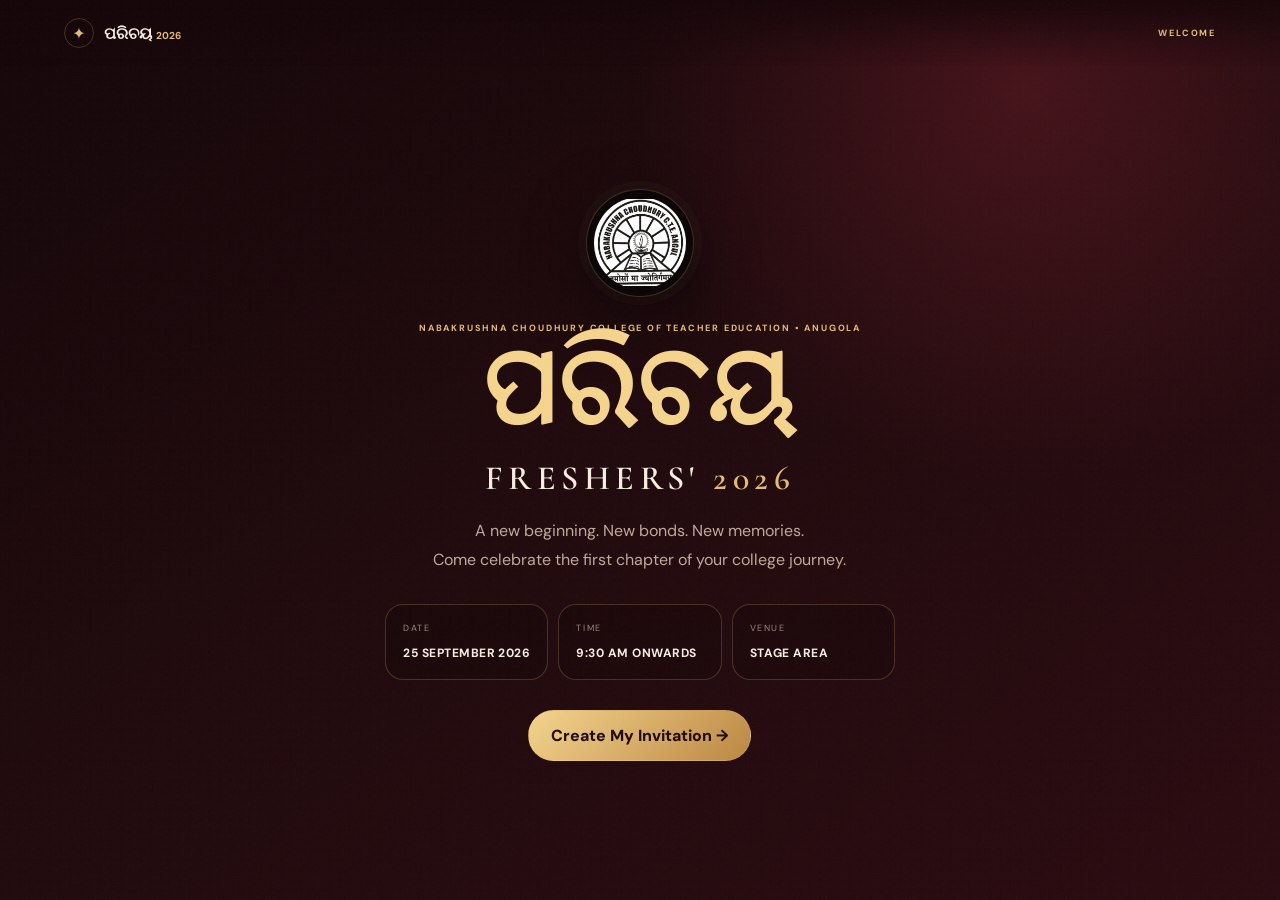
<file: index.html>
<!doctype html><html lang="en"><head><meta charset="utf-8"><meta name="viewport" content="width=device-width,initial-scale=1"><meta name="theme-color" content="#210b0e"><title>ପରିଚୟ 2026 | Freshers</title><link rel="preconnect" href="https://fonts.googleapis.com"><link rel="preconnect" href="https://fonts.gstatic.com" crossorigin>
<link href="https://fonts.googleapis.com/css2?family=Cormorant+Garamond:wght@500;600;700&family=DM+Sans:wght@400;500;600;700&family=Noto+Serif+Oriya:wght@500;600;700&display=swap" rel="stylesheet"><link rel="stylesheet" href="style.css"></head>
<body><header class="topbar"><a class="brand" href="index.html"><span class="brand-mark">✦</span><span>ପରିଚୟ <small>2026</small></span></a><span class="eyebrow">WELCOME</span></header>
<main class="page center"><div><div class="logo-shell"><img src="assets/college-logo.png" alt="College logo"></div><div class="eyebrow">NABAKRUSHNA CHOUDHURY COLLEGE OF TEACHER EDUCATION • ANUGOLA</div>
<h1 class="hero-odia">ପରିଚୟ</h1><div class="hero-year">FRESHERS' <span>2026</span></div><p class="lead">A new beginning. New bonds. New memories.<br>Come celebrate the first chapter of your college journey.</p>
<div class="event-grid"><div class="event-box"><span>DATE</span><strong>25 SEPTEMBER 2026</strong></div><div class="event-box"><span>TIME</span><strong>9:30 AM ONWARDS</strong></div><div class="event-box"><span>VENUE</span><strong>STAGE AREA</strong></div></div>
<div class="btns"><a class="primary" href="personalize.html">Create My Invitation →</a></div></div></main></body></html>
</file>
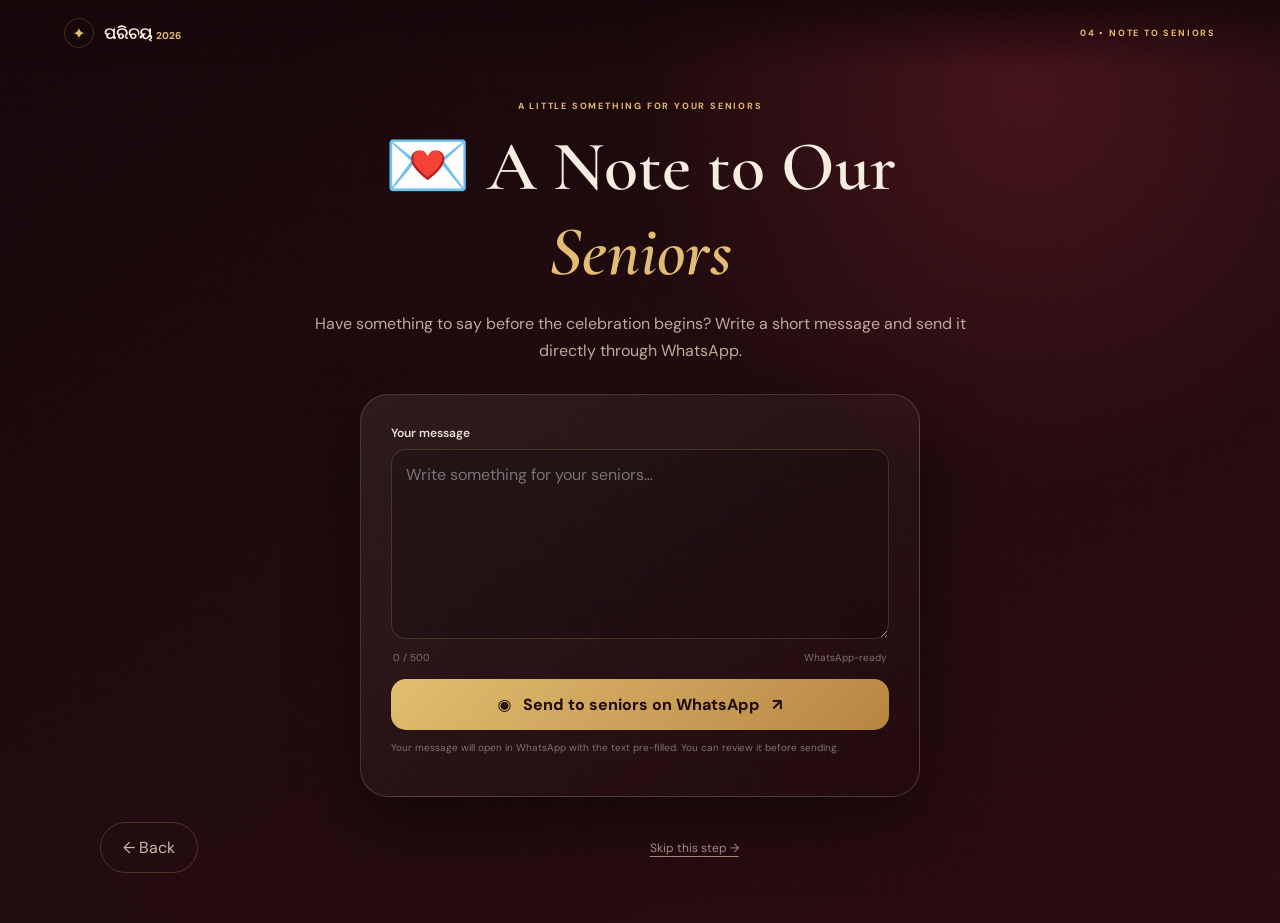
<file: note.html>
<!doctype html><html lang="en"><head><meta charset="utf-8"><meta name="viewport" content="width=device-width,initial-scale=1"><meta name="theme-color" content="#210b0e"><title>A Note to Seniors | ପରିଚୟ 2026</title><link rel="preconnect" href="https://fonts.googleapis.com"><link rel="preconnect" href="https://fonts.gstatic.com" crossorigin>
<link href="https://fonts.googleapis.com/css2?family=Cormorant+Garamond:wght@500;600;700&family=DM+Sans:wght@400;500;600;700&family=Noto+Serif+Oriya:wght@500;600;700&display=swap" rel="stylesheet"><link rel="stylesheet" href="style.css"></head>
<body><header class="topbar"><a class="brand" href="index.html"><span class="brand-mark">✦</span><span>ପରିଚୟ <small>2026</small></span></a><span class="eyebrow">04 • NOTE TO SENIORS</span></header>
<main class="page"><div style="width:100%"><div class="section-title"><div class="eyebrow">A LITTLE SOMETHING FOR YOUR SENIORS</div><h1>💌 A Note to Our <span>Seniors</span></h1><p>Have something to say before the celebration begins? Write a short message and send it directly through WhatsApp.</p></div>
<div class="card note-card"><label for="seniorMessage">Your message</label><textarea id="seniorMessage" class="textarea" maxlength="500" placeholder="Write something for your seniors…"></textarea><div class="count"><span id="charCount">0 / 500</span><span>WhatsApp-ready</span></div><button id="sendWhatsAppBtn" class="whatsapp">◉ &nbsp; Send to seniors on WhatsApp &nbsp; ↗</button><p style="color:#817268;font-size:10px;line-height:1.6">Your message will open in WhatsApp with the text pre-filled. You can review it before sending.</p></div>
<div class="btns"><a class="ghost" href="invitation.html">← Back</a><a class="skip" href="thankyou.html">Skip this step →</a></div></div></main><script src="script.js"></script></body></html>
</file>
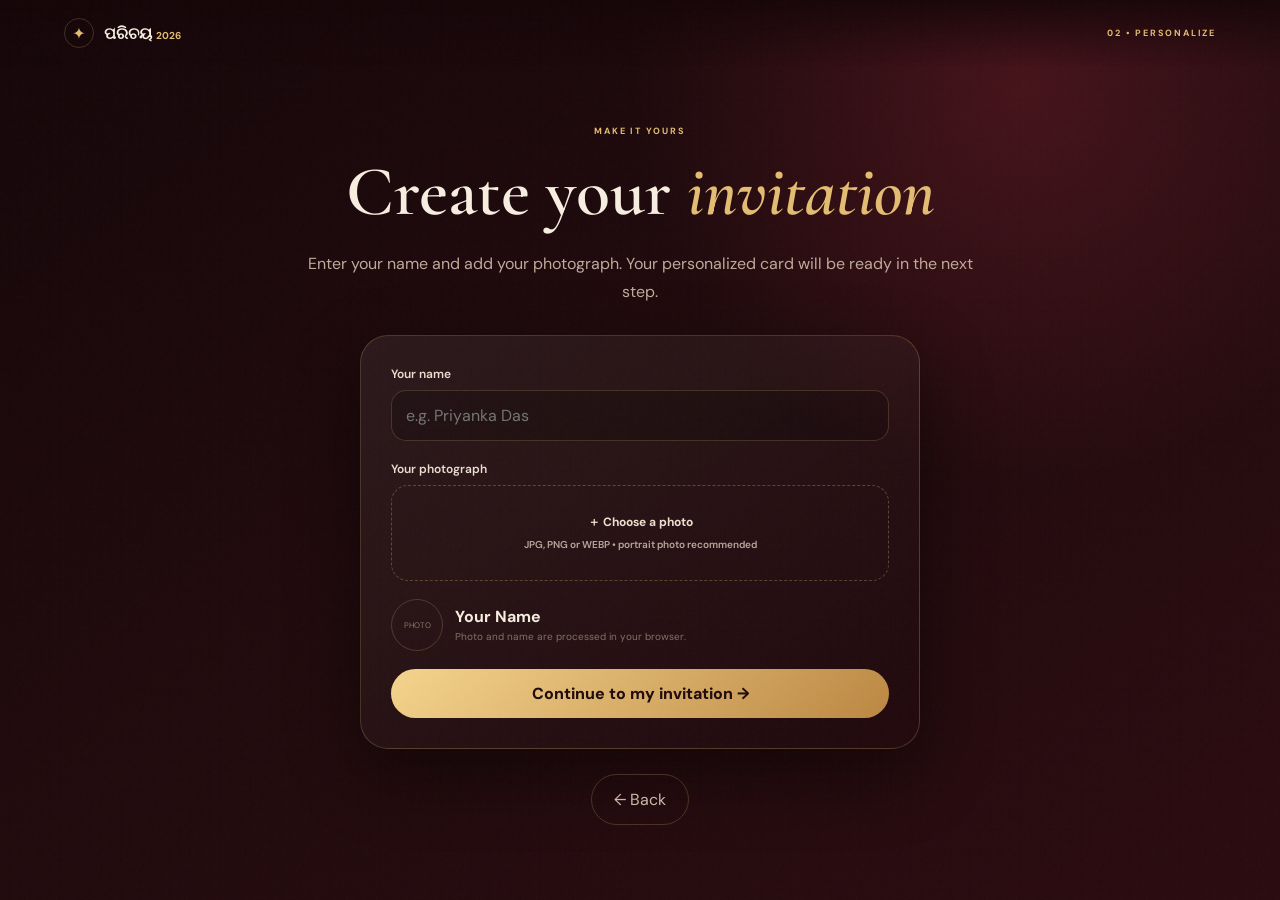
<file: personalize.html>
<!doctype html><html lang="en"><head><meta charset="utf-8"><meta name="viewport" content="width=device-width,initial-scale=1"><meta name="theme-color" content="#210b0e"><title>Create Invitation | ପରିଚୟ 2026</title><link rel="preconnect" href="https://fonts.googleapis.com"><link rel="preconnect" href="https://fonts.gstatic.com" crossorigin>
<link href="https://fonts.googleapis.com/css2?family=Cormorant+Garamond:wght@500;600;700&family=DM+Sans:wght@400;500;600;700&family=Noto+Serif+Oriya:wght@500;600;700&display=swap" rel="stylesheet"><link rel="stylesheet" href="style.css"></head>
<body><header class="topbar"><a class="brand" href="index.html"><span class="brand-mark">✦</span><span>ପରିଚୟ <small>2026</small></span></a><span class="eyebrow">02 • PERSONALIZE</span></header>
<main class="page"><div style="width:100%"><div class="section-title"><div class="eyebrow">MAKE IT YOURS</div><h1>Create your <span>invitation</span></h1><p>Enter your name and add your photograph. Your personalized card will be ready in the next step.</p></div>
<div class="card"><label for="studentName">Your name</label><input id="studentName" class="input" maxlength="36" placeholder="e.g. Priyanka Das" autocomplete="name">
<label for="photoInput">Your photograph</label><label class="upload" for="photoInput"><input id="photoInput" type="file" accept="image/*"><strong>＋ Choose a photo</strong><small>JPG, PNG or WEBP • portrait photo recommended</small></label>
<div class="mini"><div class="avatar" id="miniAvatar">PHOTO</div><div><strong id="miniName">Your Name</strong><p>Photo and name are processed in your browser.</p></div></div>
<button id="continueBtn" class="primary" style="width:100%;border:0">Continue to my invitation →</button></div>
<div class="btns"><a class="ghost" href="index.html">← Back</a></div></div></main><script src="script.js"></script></body></html>
</file>
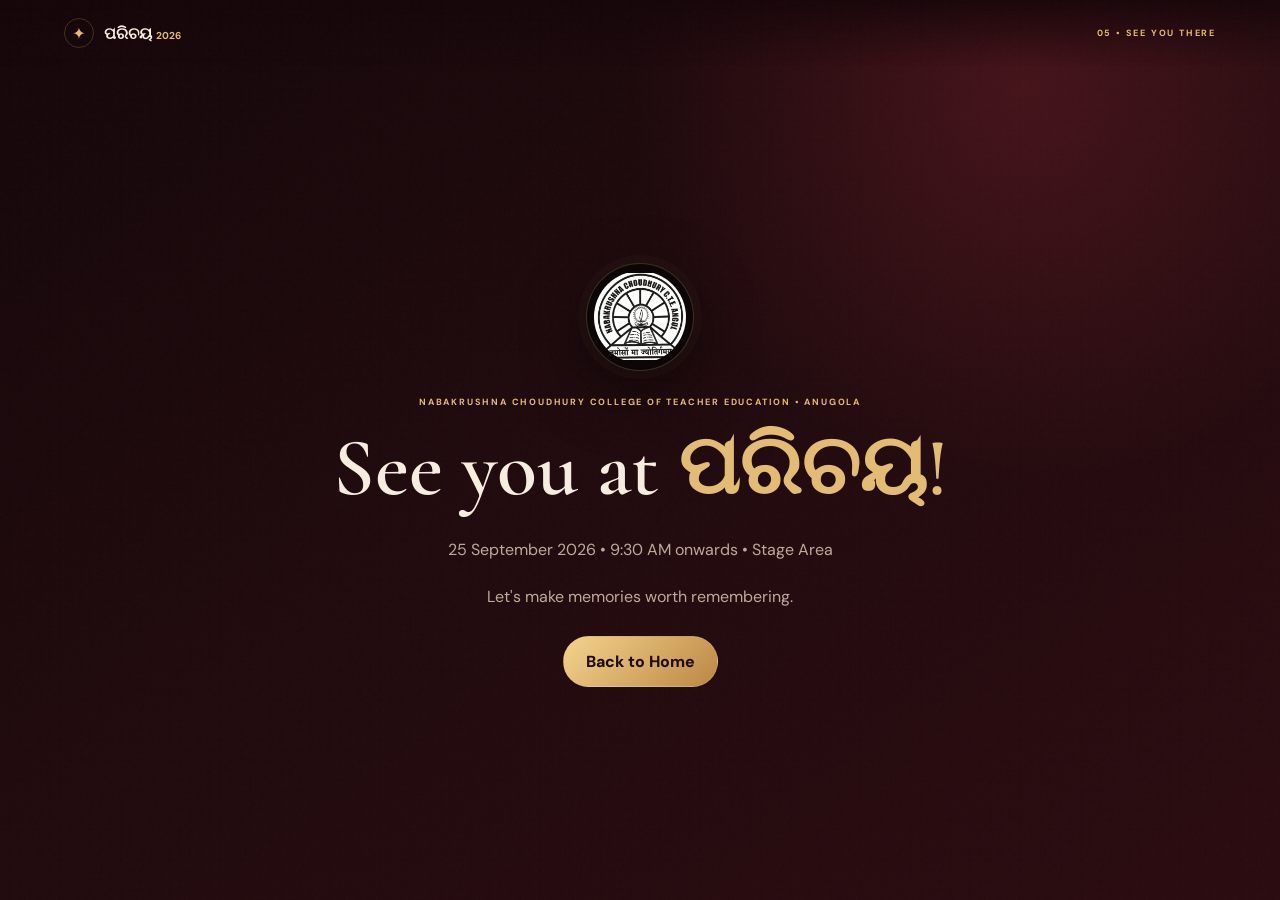
<file: thankyou.html>
<!doctype html><html lang="en"><head><meta charset="utf-8"><meta name="viewport" content="width=device-width,initial-scale=1"><meta name="theme-color" content="#210b0e"><title>See You at Parichaya 2026</title><link rel="preconnect" href="https://fonts.googleapis.com"><link rel="preconnect" href="https://fonts.gstatic.com" crossorigin>
<link href="https://fonts.googleapis.com/css2?family=Cormorant+Garamond:wght@500;600;700&family=DM+Sans:wght@400;500;600;700&family=Noto+Serif+Oriya:wght@500;600;700&display=swap" rel="stylesheet"><link rel="stylesheet" href="style.css"></head>
<body><header class="topbar"><a class="brand" href="index.html"><span class="brand-mark">✦</span><span>ପରିଚୟ <small>2026</small></span></a><span class="eyebrow">05 • SEE YOU THERE</span></header>
<main class="page center"><div><div class="logo-shell"><img src="assets/college-logo.png" alt="College logo"></div><div class="eyebrow">NABAKRUSHNA CHOUDHURY COLLEGE OF TEACHER EDUCATION • ANUGOLA</div>
<h1 class="thanks">See you at <span>ପରିଚୟ!</span></h1><p class="lead">25 September 2026 • 9:30 AM onwards • Stage Area</p><p class="lead">Let's make memories worth remembering.</p><div class="btns"><a class="primary" href="index.html">Back to Home</a></div></div></main></body></html>
</file>
<file: style.css>
:root{
  --bg:#210b0e;--bg2:#2a0d12;--bg3:#16070a;--maroon:#5b171f;
  --gold:#e4bd73;--gold2:#f5d58e;--cream:#f7eee1;--muted:#c0aa9c;
  --line:rgba(228,189,115,.22);--glass:rgba(255,255,255,.055);
}
*{box-sizing:border-box}html{scroll-behavior:smooth}body{margin:0;min-height:100vh;
background:radial-gradient(circle at 80% 10%,rgba(130,35,48,.38),transparent 30%),
linear-gradient(145deg,var(--bg3),var(--bg) 48%,#2b0c11);color:var(--cream);
font-family:"DM Sans",system-ui,sans-serif;overflow-x:hidden}
a{color:inherit;text-decoration:none}button,input,textarea{font:inherit}button{cursor:pointer}
::selection{background:rgba(228,189,115,.28)}
body:before{content:"";position:fixed;inset:0;pointer-events:none;opacity:.035;z-index:50;
background-image:url("data:image/svg+xml,%3Csvg xmlns='http://www.w3.org/2000/svg' width='160' height='160'%3E%3Cfilter id='n'%3E%3CfeTurbulence baseFrequency='.9' numOctaves='3' stitchTiles='stitch'/%3E%3C/filter%3E%3Crect width='100%25' height='100%25' filter='url(%23n)'/%3E%3C/svg%3E")}
.topbar{position:fixed;z-index:40;top:0;width:100%;display:flex;justify-content:space-between;align-items:center;
padding:18px clamp(18px,5vw,72px);background:linear-gradient(#160609dd,transparent);backdrop-filter:blur(5px)}
.brand{display:flex;align-items:center;gap:10px;font-weight:700}.brand-mark{width:30px;height:30px;border:1px solid var(--line);
border-radius:50%;display:grid;place-items:center;color:var(--gold)}.brand small{color:var(--gold);font-size:10px}
.page{width:min(1080px,calc(100% - 32px));margin:auto;min-height:100vh;display:grid;place-items:center;padding:100px 0 50px}
.center{text-align:center}.logo-shell{width:108px;height:108px;margin:0 auto 25px;border-radius:50%;padding:7px;
border:1px solid var(--line);background:#0c0506;box-shadow:0 0 0 8px rgba(228,189,115,.025),0 20px 60px #0008}
.logo-shell img{width:100%;height:100%;object-fit:contain;border-radius:50%}
.eyebrow{color:var(--gold);font-size:9px;letter-spacing:.2em;font-weight:700;text-transform:uppercase}
h1,h2{font-family:"Cormorant Garamond",Georgia,serif;font-weight:600}
.hero-odia{font-family:"Noto Serif Oriya",serif;color:var(--gold2);font-size:clamp(58px,11vw,110px);line-height:1;margin:12px 0 2px}
.hero-year{font:600 clamp(20px,4vw,34px) "Cormorant Garamond";letter-spacing:.16em}.hero-year span{color:var(--gold)}
.lead{color:var(--muted);line-height:1.8;max-width:650px;margin:18px auto}
.event-grid{display:grid;grid-template-columns:repeat(3,1fr);gap:10px;width:min(760px,100%);margin:30px auto}
.event-box{border:1px solid var(--line);background:rgba(0,0,0,.16);border-radius:18px;padding:17px;text-align:left}
.event-box span{display:block;color:#9d8679;font-size:9px;letter-spacing:.18em;margin-bottom:7px}
.event-box strong{font-size:12px;letter-spacing:.04em}
.btns{display:flex;justify-content:center;gap:10px;flex-wrap:wrap;margin-top:25px}
.primary,.secondary,.ghost{border-radius:999px;padding:14px 22px;border:1px solid var(--line);transition:.2s}
.primary{background:linear-gradient(135deg,var(--gold2),#bc8843);color:#210c0e;font-weight:800}
.secondary{background:rgba(228,189,115,.1);color:var(--gold2)}.ghost{background:transparent;color:#cbb9aa}
.primary:hover,.secondary:hover,.ghost:hover{transform:translateY(-2px)}
.section-title{max-width:700px;margin:0 auto 30px;text-align:center}.section-title h1{font-size:clamp(46px,7vw,70px);margin:12px 0}
.section-title h1 span{color:var(--gold);font-style:italic}.section-title p{color:var(--muted);line-height:1.7}
.card{width:min(560px,100%);padding:30px;border:1px solid var(--line);background:linear-gradient(145deg,rgba(255,255,255,.065),rgba(0,0,0,.12));
border-radius:28px;box-shadow:0 25px 70px #0007;margin:auto}
label{display:block;font-size:12px;font-weight:600;color:#eadfd0;margin:0 0 8px}.input,.textarea{width:100%;border:1px solid rgba(228,189,115,.2);
background:rgba(0,0,0,.18);color:var(--cream);border-radius:15px;padding:14px;outline:none}.input:focus,.textarea:focus{border-color:#d7ad63;box-shadow:0 0 0 4px #e4bd7310}
.input{margin-bottom:20px}.upload{border:1px dashed rgba(228,189,115,.3);border-radius:17px;padding:28px;text-align:center;color:#b8a89b}
.upload input{display:none}.upload strong{display:block;color:#eee0cf;margin-bottom:5px}.upload small{font-size:10px}
.mini{display:flex;align-items:center;gap:12px;margin:18px 0}.avatar{width:52px;height:52px;border:1px solid var(--line);border-radius:50%;overflow:hidden;display:grid;place-items:center;font-size:8px;color:#88766a}
.avatar img{width:100%;height:100%;object-fit:cover}.mini p{margin:3px 0 0;color:#817268;font-size:10px}
.invite{position:relative;width:min(520px,100%);aspect-ratio:4/5;border-radius:24px;padding:27px;overflow:hidden;
background:radial-gradient(circle at 50% 17%,#8b35403d,transparent 27%),linear-gradient(155deg,#3b1119,#1a080c 60%,#3a1118);
border:1px solid #e4bd7340;box-shadow:0 35px 80px #0008;display:flex;flex-direction:column;align-items:center}
.invite:before{content:"";position:absolute;inset:10px;border:1px solid #e4bd7324;border-radius:18px}
.inv-header{display:flex;align-items:center;gap:12px;z-index:1}.inv-logo{width:52px;height:52px;border-radius:50%;object-fit:contain;background:#080304;border:1px solid #e4bd7330}
.inv-college{font-size:7px;line-height:1.55;letter-spacing:.14em;color:#d2c0ac;font-weight:700}
.inv-title{text-align:center;z-index:1;margin-top:13px}.inv-odia{font-family:"Noto Serif Oriya";font-size:42px;color:var(--gold2)}
.inv-fresh{font:600 16px "Cormorant Garamond";letter-spacing:.16em}.inv-fresh span{color:var(--gold)}
.photo{z-index:1;width:33%;aspect-ratio:1;border-radius:50%;overflow:hidden;margin:18px 0 12px;border:4px solid #e4bd7340;box-shadow:0 0 0 8px #e4bd7309;background:#19090d;display:grid;place-items:center;color:#816e62;font-size:9px;letter-spacing:.15em}
.photo img{width:100%;height:100%;object-fit:cover}.greeting{z-index:1;font-size:11px;letter-spacing:.18em}.greeting span{color:var(--gold2)}
.inv-copy{z-index:1;text-align:center;color:#bcaea1;font-size:9px;line-height:1.6;margin:7px 0 12px}
.inv-details{z-index:1;width:92%;display:grid;grid-template-columns:repeat(3,1fr);border-top:1px solid #e4bd7320;border-bottom:1px solid #e4bd7320;padding:9px 0}
.inv-details div{text-align:center}.inv-details div+div{border-left:1px solid #e4bd7315}.inv-details span{display:block;color:#8d786b;font-size:6px;letter-spacing:.17em;margin-bottom:4px}.inv-details strong{font-size:7px;color:#dfd0bf}
.from{z-index:1;margin-top:auto;color:var(--gold);font-size:7px;letter-spacing:.16em;text-align:center}
.actions{width:min(520px,100%);display:flex;gap:10px;margin-top:14px}.actions>*{flex:1}
.note-card{text-align:left}.textarea{min-height:190px;resize:vertical}.count{display:flex;justify-content:space-between;color:#817268;font-size:10px;margin:7px 2px 15px}
.whatsapp{width:100%;border:0;border-radius:15px;padding:15px;background:linear-gradient(135deg,#e2bf72,#b98640);color:#210c0e;font-weight:800}
.skip{display:block;text-align:center;margin:18px auto 0;color:#9f8c80;font-size:12px;text-decoration:underline;text-underline-offset:4px}
.thanks{font-size:clamp(46px,8vw,82px);margin:10px 0}.thanks span{color:var(--gold)}
@media(max-width:700px){
 .page{width:min(100% - 24px,1080px);padding-top:92px}
 .topbar{padding:15px 16px}.event-grid{grid-template-columns:1fr}
 .event-box{padding:15px}.card{padding:22px}.invite{padding:20px}
 .inv-odia{font-size:36px}.inv-details strong{font-size:6px}.actions{flex-direction:column}
}
</file>
